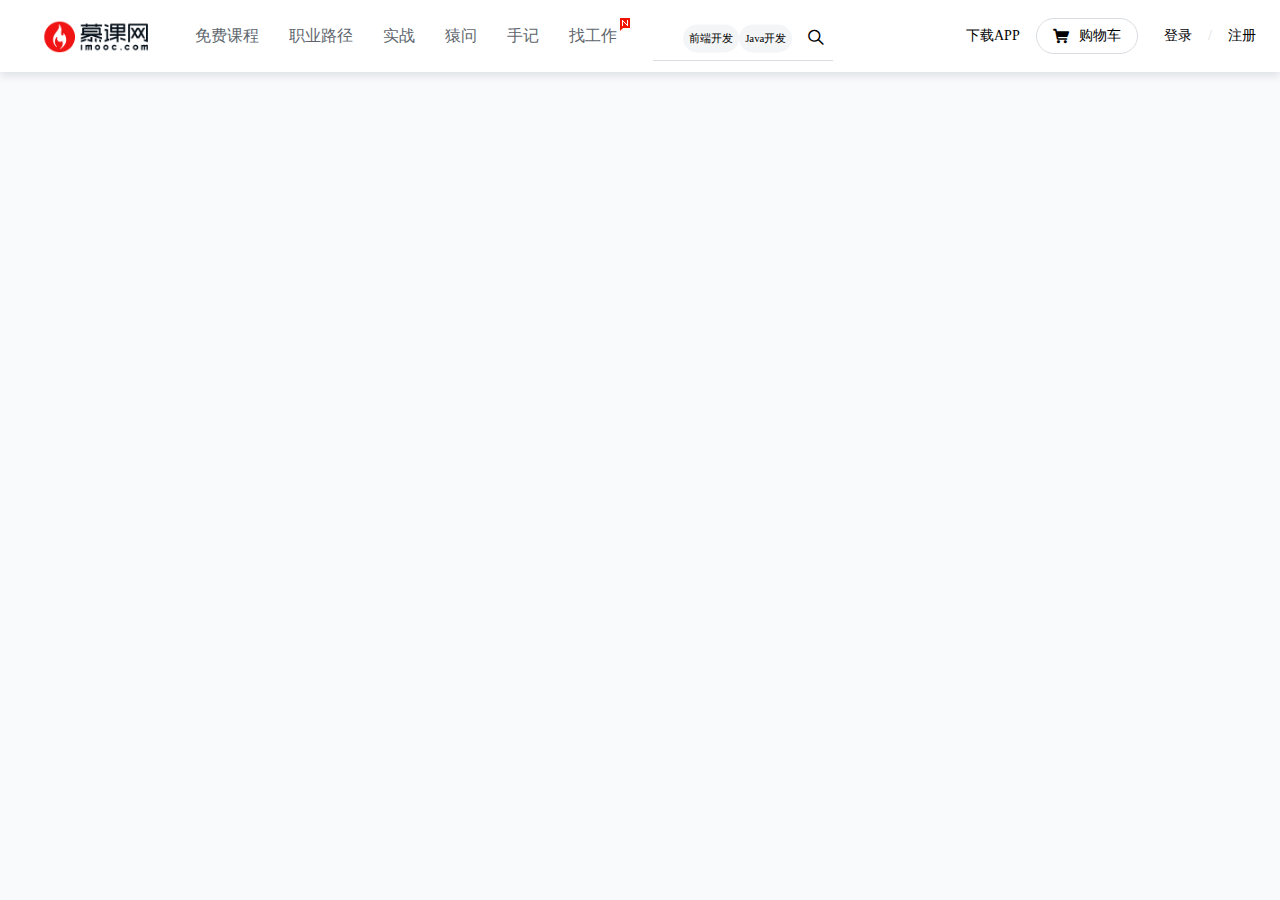
<file: index.html>
<!doctype html>
<html>
	<head>
		<meta charset="UTF-8">
		<title>慕课网-程序员的梦工厂</title>
		<meta name="author" content="李龙">
		<meta name="keywords" content="">
		<meta name="Description" content="慕课网（IMOOC）是IT技能学习平台。慕课网(IMOOC)提供了丰富的移动端开发、php开发、web前端、android开发以及html5等视频教程资源公开课。并且富有交互性及趣味性，你还可以和朋友一起编程。" />
		<link rel="stylesheet" href="css/style.css">
		<link rel="stylesheet" href="css/reset.css">
		<link rel="stylesheet" href="css/tool.css">
		<link rel="stylesheet" type="text/css" href="iconfont/iconfont.css">
		<link rel="shortcut icon" href="images/icon-logo.png">
	</head>
	<body>
		<header id="header">
			<h1 class="logo">
				慕课网
				<a href="https://www.imooc.com/">
				<img src="images/logo.png" alt="慕课网" width="200" height="80">
				</a>
			</h1>
			<ul class="h-list clearfix">
				<li>
					<a href="#">免费课程</a>
				</li>
				<li>
					<a href="#">职业路径</a>
				</li>
				<li>
					<a href="#">实战</a>
				</li>
				<li>
					<a href="#">猿问</a>
				</li>
				<li>
					<a href="#">手记</a>
				</li>
				<li>
					<a href="#">找工作</a>
				</li>
			</ul>
			<div class="search fl pos-r">
				<input type="text" name="search">
				<div class="link pos-a">
					<a href="#">
						<span class="s-link">
						前端开发
						</span>
					</a>
					<a href="#">
						<span class="s-link">
						Java开发
						</span>
					</a>
				</div>
				<div class="s-btn pos-a">
					<i class="iconfont icon-xiaoxi-"></i>
				</div>
			</div>
			<div class="login fr">
				<a href="#"><span>登录</span></a>
				<span>/</span>
				<a href="#"><span>注册</span></a>
			</div>
			<div class="shop-car fr pos-r">
				<a href="#" class="sc-link">
					<span class="fl sc-btn"><i class="iconfont icon-buy-car"></i> 购物车</span>
				</a>
				<div class="shop-car-content pos-a">
					<ul>
						<li class="clearfix">
							<h4 class="sc-title fl">我的购物车</h4>
							<p class="fr">已加入<span>0</span>门课程</p>
						</li>
						<li>
							<span><i class="iconfont icon-buy-car"></i></span>
							<p>购物车里空空如也</p>
						</li>
						<li>
							<p>快去这里选购你中意的课程</p>
							<p><a href="#">实战课程</a></p>
							<p><a href="#">职业路径</a></p>
						</li>
						<li class="clearfix">
							<a href="#" class="fl">我的订单中心</a>
							<button class="fr">去购物车</button>
						</li>
					</ul>
				</div>
			</div>
            <div class="download-app fr pos-r">
                <a href="#" class="down-link">下载APP</a>
                <div class="qr-code pos-a">
					<img src="images/appload.png" alt="慕课网app下载">
                    <div class="app fr">
                        <ul class="app-btn">
							<li>
								<h3>扫描下载慕课网APP</h3>
							</li>
							<li>
								<a href="#"><i class="iconfont icon-Android"></i>APP Store下载</a>
							</li>
                            <li>
								<a href="#"><i class="iconfont icon-IOS-"></i>Android下载</a>
							</li>
                        </ul>
                    </div>
                </div>
            </div>
		</header>
	</body>
</html>
</file>
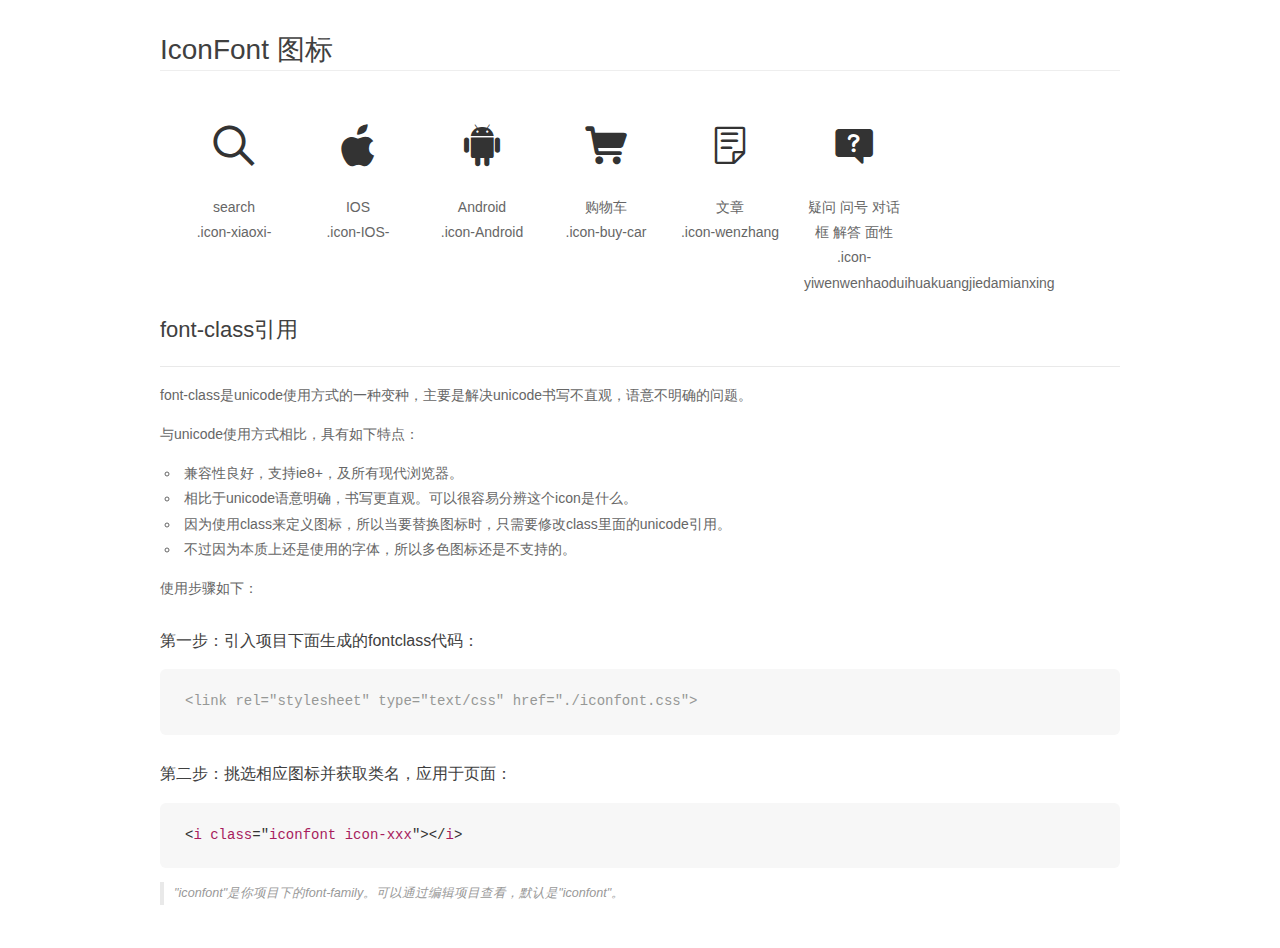
<file: iconfont/demo_fontclass.html>
<!DOCTYPE html>
<html>
<head>
    <meta charset="utf-8"/>
    <title>IconFont</title>
    <link rel="stylesheet" href="demo.css">
    <link rel="stylesheet" href="iconfont.css">
</head>
<body>
    <div class="main markdown">
        <h1>IconFont 图标</h1>
        <ul class="icon_lists clear">
            
                <li>
                <i class="icon iconfont icon-xiaoxi-"></i>
                    <div class="name">search</div>
                    <div class="fontclass">.icon-xiaoxi-</div>
                </li>
            
                <li>
                <i class="icon iconfont icon-IOS-"></i>
                    <div class="name">IOS </div>
                    <div class="fontclass">.icon-IOS-</div>
                </li>
            
                <li>
                <i class="icon iconfont icon-Android"></i>
                    <div class="name">Android</div>
                    <div class="fontclass">.icon-Android</div>
                </li>
            
                <li>
                <i class="icon iconfont icon-buy-car"></i>
                    <div class="name">购物车</div>
                    <div class="fontclass">.icon-buy-car</div>
                </li>
            
                <li>
                <i class="icon iconfont icon-wenzhang"></i>
                    <div class="name">文章</div>
                    <div class="fontclass">.icon-wenzhang</div>
                </li>
            
                <li>
                <i class="icon iconfont icon-yiwenwenhaoduihuakuangjiedamianxing"></i>
                    <div class="name">疑问 问号 对话框 解答 面性</div>
                    <div class="fontclass">.icon-yiwenwenhaoduihuakuangjiedamianxing</div>
                </li>
            
        </ul>

        <h2 id="font-class-">font-class引用</h2>
        <hr>

        <p>font-class是unicode使用方式的一种变种，主要是解决unicode书写不直观，语意不明确的问题。</p>
        <p>与unicode使用方式相比，具有如下特点：</p>
        <ul>
        <li>兼容性良好，支持ie8+，及所有现代浏览器。</li>
        <li>相比于unicode语意明确，书写更直观。可以很容易分辨这个icon是什么。</li>
        <li>因为使用class来定义图标，所以当要替换图标时，只需要修改class里面的unicode引用。</li>
        <li>不过因为本质上还是使用的字体，所以多色图标还是不支持的。</li>
        </ul>
        <p>使用步骤如下：</p>
        <h3 id="-fontclass-">第一步：引入项目下面生成的fontclass代码：</h3>


        <pre><code class="lang-js hljs javascript"><span class="hljs-comment">&lt;link rel="stylesheet" type="text/css" href="./iconfont.css"&gt;</span></code></pre>
        <h3 id="-">第二步：挑选相应图标并获取类名，应用于页面：</h3>
        <pre><code class="lang-css hljs">&lt;<span class="hljs-selector-tag">i</span> <span class="hljs-selector-tag">class</span>="<span class="hljs-selector-tag">iconfont</span> <span class="hljs-selector-tag">icon-xxx</span>"&gt;&lt;/<span class="hljs-selector-tag">i</span>&gt;</code></pre>
        <blockquote>
        <p>"iconfont"是你项目下的font-family。可以通过编辑项目查看，默认是"iconfont"。</p>
        </blockquote>
    </div>
</body>
</html>
</file>
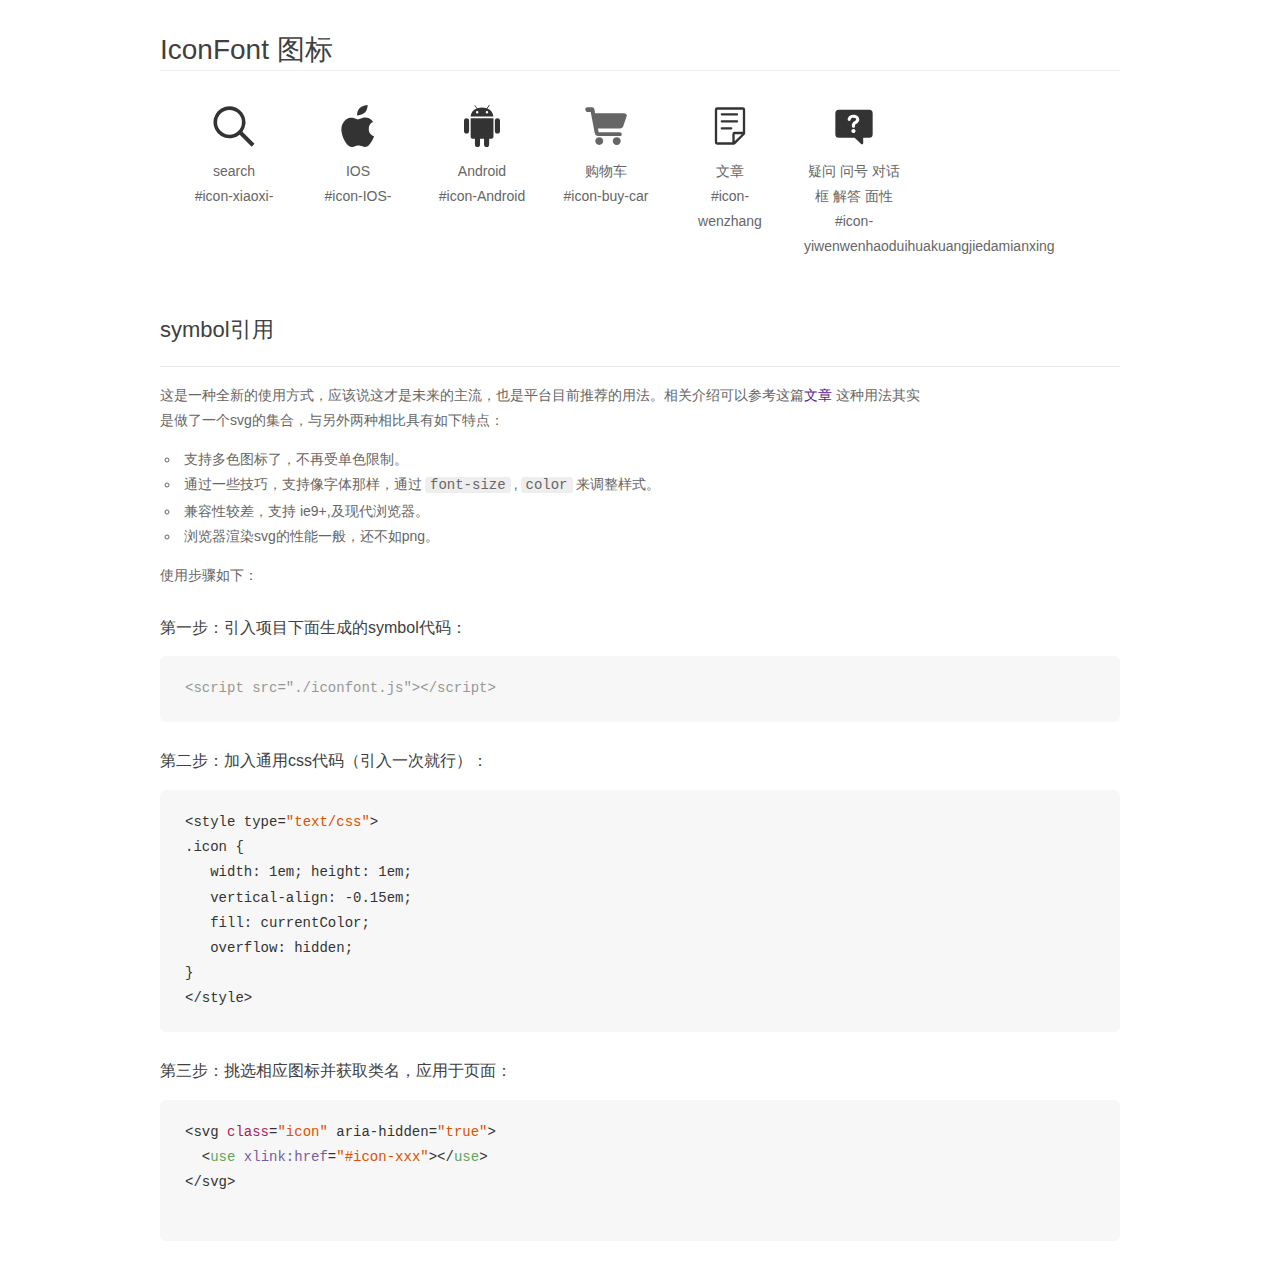
<file: iconfont/demo_symbol.html>
<!DOCTYPE html>
<html>
<head>
    <meta charset="utf-8"/>
    <title>IconFont</title>
    <link rel="stylesheet" href="demo.css">
    <script src="iconfont.js"></script>

    <style type="text/css">
        .icon {
          /* 通过设置 font-size 来改变图标大小 */
          width: 1em; height: 1em;
          /* 图标和文字相邻时，垂直对齐 */
          vertical-align: -0.15em;
          /* 通过设置 color 来改变 SVG 的颜色/fill */
          fill: currentColor;
          /* path 和 stroke 溢出 viewBox 部分在 IE 下会显示
             normalize.css 中也包含这行 */
          overflow: hidden;
        }

    </style>
</head>
<body>
    <div class="main markdown">
        <h1>IconFont 图标</h1>
        <ul class="icon_lists clear">
            
                <li>
                    <svg class="icon" aria-hidden="true">
                        <use xlink:href="#icon-xiaoxi-"></use>
                    </svg>
                    <div class="name">search</div>
                    <div class="fontclass">#icon-xiaoxi-</div>
                </li>
            
                <li>
                    <svg class="icon" aria-hidden="true">
                        <use xlink:href="#icon-IOS-"></use>
                    </svg>
                    <div class="name">IOS </div>
                    <div class="fontclass">#icon-IOS-</div>
                </li>
            
                <li>
                    <svg class="icon" aria-hidden="true">
                        <use xlink:href="#icon-Android"></use>
                    </svg>
                    <div class="name">Android</div>
                    <div class="fontclass">#icon-Android</div>
                </li>
            
                <li>
                    <svg class="icon" aria-hidden="true">
                        <use xlink:href="#icon-buy-car"></use>
                    </svg>
                    <div class="name">购物车</div>
                    <div class="fontclass">#icon-buy-car</div>
                </li>
            
                <li>
                    <svg class="icon" aria-hidden="true">
                        <use xlink:href="#icon-wenzhang"></use>
                    </svg>
                    <div class="name">文章</div>
                    <div class="fontclass">#icon-wenzhang</div>
                </li>
            
                <li>
                    <svg class="icon" aria-hidden="true">
                        <use xlink:href="#icon-yiwenwenhaoduihuakuangjiedamianxing"></use>
                    </svg>
                    <div class="name">疑问 问号 对话框 解答 面性</div>
                    <div class="fontclass">#icon-yiwenwenhaoduihuakuangjiedamianxing</div>
                </li>
            
        </ul>


        <h2 id="symbol-">symbol引用</h2>
        <hr>

        <p>这是一种全新的使用方式，应该说这才是未来的主流，也是平台目前推荐的用法。相关介绍可以参考这篇<a href="">文章</a>
        这种用法其实是做了一个svg的集合，与另外两种相比具有如下特点：</p>
        <ul>
          <li>支持多色图标了，不再受单色限制。</li>
          <li>通过一些技巧，支持像字体那样，通过<code>font-size</code>,<code>color</code>来调整样式。</li>
          <li>兼容性较差，支持 ie9+,及现代浏览器。</li>
          <li>浏览器渲染svg的性能一般，还不如png。</li>
        </ul>
        <p>使用步骤如下：</p>
        <h3 id="-symbol-">第一步：引入项目下面生成的symbol代码：</h3>
        <pre><code class="lang-js hljs javascript"><span class="hljs-comment">&lt;script src="./iconfont.js"&gt;&lt;/script&gt;</span></code></pre>
        <h3 id="-css-">第二步：加入通用css代码（引入一次就行）：</h3>
        <pre><code class="lang-js hljs javascript">&lt;style type=<span class="hljs-string">"text/css"</span>&gt;
.icon {
   width: <span class="hljs-number">1</span>em; height: <span class="hljs-number">1</span>em;
   vertical-align: <span class="hljs-number">-0.15</span>em;
   fill: currentColor;
   overflow: hidden;
}
&lt;<span class="hljs-regexp">/style&gt;</span></code></pre>
        <h3 id="-">第三步：挑选相应图标并获取类名，应用于页面：</h3>
        <pre><code class="lang-js hljs javascript">&lt;svg <span class="hljs-class"><span class="hljs-keyword">class</span></span>=<span class="hljs-string">"icon"</span> aria-hidden=<span class="hljs-string">"true"</span>&gt;<span class="xml"><span class="hljs-tag">
  &lt;<span class="hljs-name">use</span> <span class="hljs-attr">xlink:href</span>=<span class="hljs-string">"#icon-xxx"</span>&gt;</span><span class="hljs-tag">&lt;/<span class="hljs-name">use</span>&gt;</span>
</span>&lt;<span class="hljs-regexp">/svg&gt;
        </span></code></pre>
    </div>
</body>
</html>
</file>
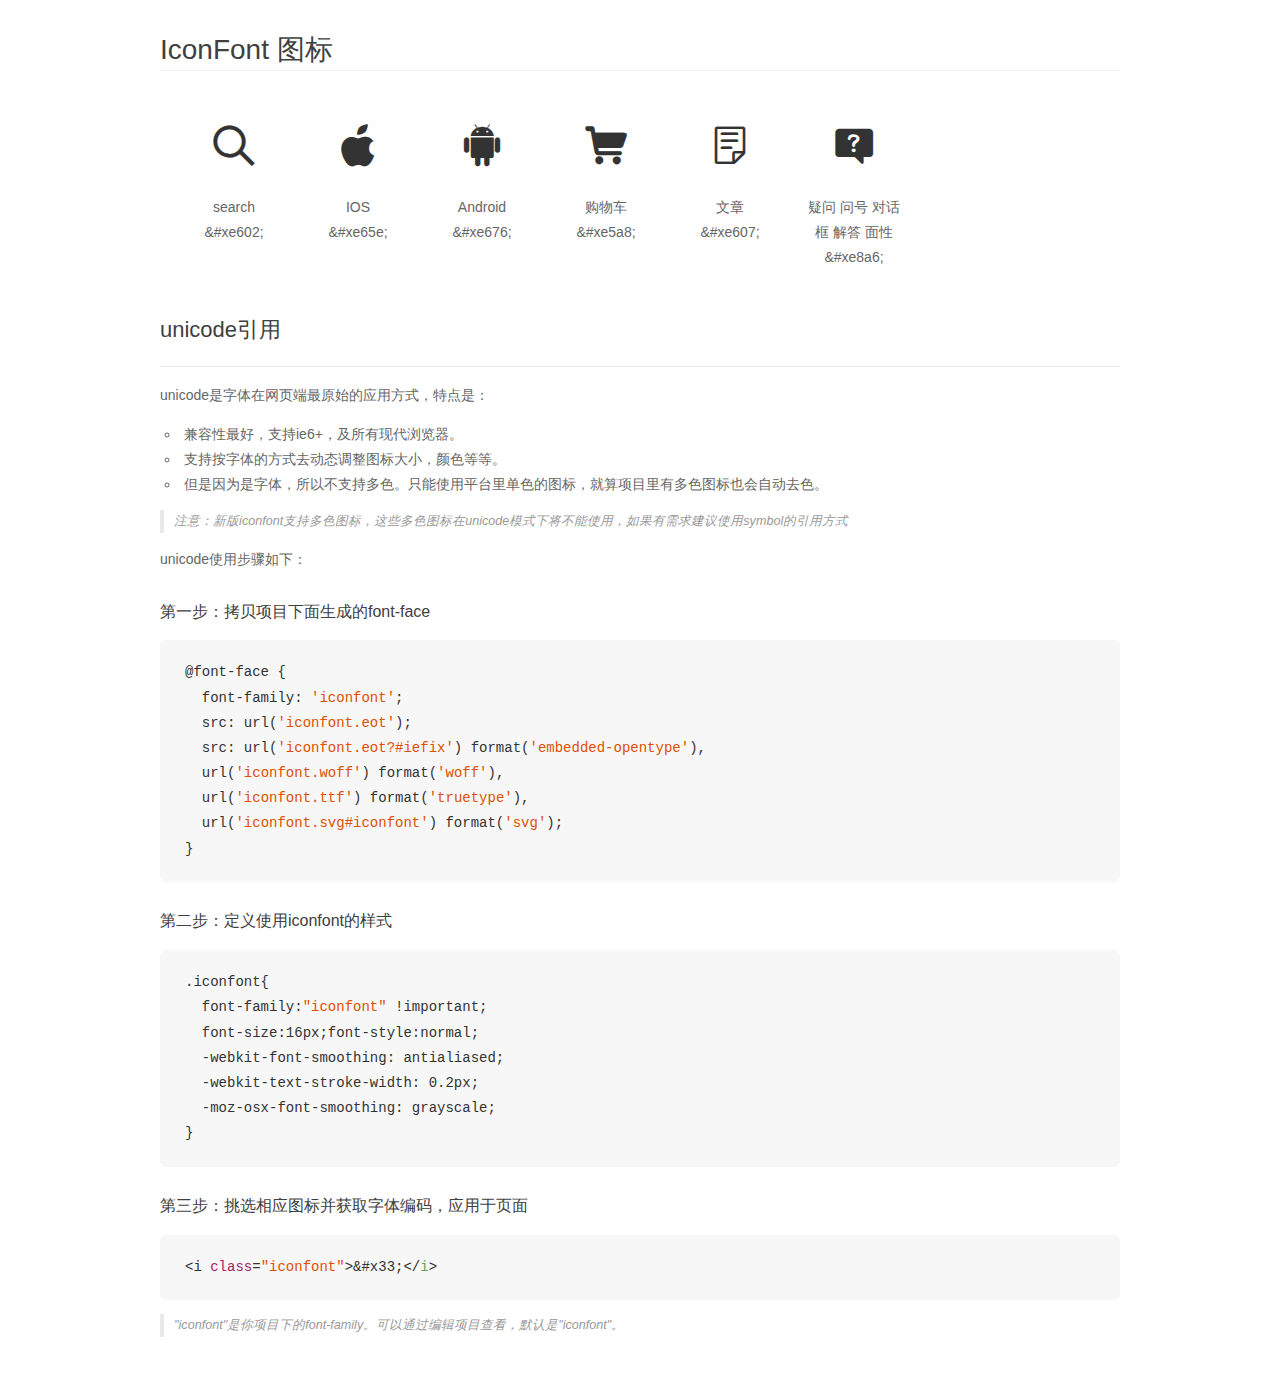
<file: iconfont/demo_unicode.html>
<!DOCTYPE html>
<html>
<head>
    <meta charset="utf-8"/>
    <title>IconFont</title>
    <link rel="stylesheet" href="demo.css">

    <style type="text/css">

        @font-face {font-family: "iconfont";
          src: url('iconfont.eot'); /* IE9*/
          src: url('iconfont.eot#iefix') format('embedded-opentype'), /* IE6-IE8 */
          url('iconfont.woff') format('woff'), /* chrome, firefox */
          url('iconfont.ttf') format('truetype'), /* chrome, firefox, opera, Safari, Android, iOS 4.2+*/
          url('iconfont.svg#iconfont') format('svg'); /* iOS 4.1- */
        }

        .iconfont {
          font-family:"iconfont" !important;
          font-size:16px;
          font-style:normal;
          -webkit-font-smoothing: antialiased;
          -webkit-text-stroke-width: 0.2px;
          -moz-osx-font-smoothing: grayscale;
        }

    </style>
</head>
<body>
    <div class="main markdown">
        <h1>IconFont 图标</h1>
        <ul class="icon_lists clear">
            
                <li>
                <i class="icon iconfont">&#xe602;</i>
                    <div class="name">search</div>
                    <div class="code">&amp;#xe602;</div>
                </li>
            
                <li>
                <i class="icon iconfont">&#xe65e;</i>
                    <div class="name">IOS </div>
                    <div class="code">&amp;#xe65e;</div>
                </li>
            
                <li>
                <i class="icon iconfont">&#xe676;</i>
                    <div class="name">Android</div>
                    <div class="code">&amp;#xe676;</div>
                </li>
            
                <li>
                <i class="icon iconfont">&#xe5a8;</i>
                    <div class="name">购物车</div>
                    <div class="code">&amp;#xe5a8;</div>
                </li>
            
                <li>
                <i class="icon iconfont">&#xe607;</i>
                    <div class="name">文章</div>
                    <div class="code">&amp;#xe607;</div>
                </li>
            
                <li>
                <i class="icon iconfont">&#xe8a6;</i>
                    <div class="name">疑问 问号 对话框 解答 面性</div>
                    <div class="code">&amp;#xe8a6;</div>
                </li>
            
        </ul>
        <h2 id="unicode-">unicode引用</h2>
        <hr>

        <p>unicode是字体在网页端最原始的应用方式，特点是：</p>
        <ul>
        <li>兼容性最好，支持ie6+，及所有现代浏览器。</li>
        <li>支持按字体的方式去动态调整图标大小，颜色等等。</li>
        <li>但是因为是字体，所以不支持多色。只能使用平台里单色的图标，就算项目里有多色图标也会自动去色。</li>
        </ul>
        <blockquote>
        <p>注意：新版iconfont支持多色图标，这些多色图标在unicode模式下将不能使用，如果有需求建议使用symbol的引用方式</p>
        </blockquote>
        <p>unicode使用步骤如下：</p>
        <h3 id="-font-face">第一步：拷贝项目下面生成的font-face</h3>
        <pre><code class="lang-js hljs javascript">@font-face {
  font-family: <span class="hljs-string">'iconfont'</span>;
  src: url(<span class="hljs-string">'iconfont.eot'</span>);
  src: url(<span class="hljs-string">'iconfont.eot?#iefix'</span>) format(<span class="hljs-string">'embedded-opentype'</span>),
  url(<span class="hljs-string">'iconfont.woff'</span>) format(<span class="hljs-string">'woff'</span>),
  url(<span class="hljs-string">'iconfont.ttf'</span>) format(<span class="hljs-string">'truetype'</span>),
  url(<span class="hljs-string">'iconfont.svg#iconfont'</span>) format(<span class="hljs-string">'svg'</span>);
}
</code></pre>
        <h3 id="-iconfont-">第二步：定义使用iconfont的样式</h3>
        <pre><code class="lang-js hljs javascript">.iconfont{
  font-family:<span class="hljs-string">"iconfont"</span> !important;
  font-size:<span class="hljs-number">16</span>px;font-style:normal;
  -webkit-font-smoothing: antialiased;
  -webkit-text-stroke-width: <span class="hljs-number">0.2</span>px;
  -moz-osx-font-smoothing: grayscale;
}
</code></pre>
        <h3 id="-">第三步：挑选相应图标并获取字体编码，应用于页面</h3>
        <pre><code class="lang-js hljs javascript">&lt;i <span class="hljs-class"><span class="hljs-keyword">class</span></span>=<span class="hljs-string">"iconfont"</span>&gt;&amp;#x33;<span class="xml"><span class="hljs-tag">&lt;/<span class="hljs-name">i</span>&gt;</span></span></code></pre>

        <blockquote>
        <p>"iconfont"是你项目下的font-family。可以通过编辑项目查看，默认是"iconfont"。</p>
        </blockquote>
    </div>


</body>
</html>
</file>
<file: css/style.css>
@charset "UTF-8";
html,body{
    width: 100%;
}
body{
    background-color: #f8fafc;
}
/* head start */
#header{
    min-width:1154px;
    width:100%;
    height:72px;
    box-shadow:0 4px 8px 0 rgba(7,17,27,.1);
    background-color: #fff;
}
header .logo{
    float:left;
    width:160px;
    height:100%;
    margin-left:20px;
    font-size:0;
}
header .logo img{
    width: 180px;
    height: 72px;
}
header .h-list{
    float:left;
    display:flex;
    height: 100%;
}
header .h-list>li{
    line-height: 72px;
    padding:0 15px;
    font-size:16px;
}
header .h-list>li a{
    color: #4D555D;
    opacity:.9;
}
header .h-list>li a:hover{
    color: #07111b;
    opacity: 1;
}
header .h-list>li:nth-last-child(1):before{
    content: '';
    float:right;
    width:16px;
    height:16px;
    margin-top: 16px;
    background: url("../images/new.png") no-repeat center/cover;
}
.search{
    width:180px;
    height:60px;
    border-bottom:1px solid #d9dde1;
    margin-left:5px;
    font-size:12px;
}
.search:focus-within{
    border-bottom:1px solid #f9a1a1;
}
header .search input[name="search"]{
    margin-top:30px;
    border:none;
}
header .search .link{
    top:23px;
    right:35px;
    transform:scale(0.9);
}
header .search .s-link{
    float:left;
    padding:7px;
    border-radius:30px;
    background-color:#f3f5f7;
}
header .search:focus-within .s-link{
    display:none;
}
.s-btn{
    width:35px;
    height:25px;
    right:0;
    top:25px;
    text-align:center;
    border-radius:30px;
}
.s-btn:hover{
    background-color: #f9a1a1;
    color:#f01616;
}
.s-btn .icon-xiaoxi-{
    line-height: 25px;
}
.search:focus-within .s-btn{
    color:#f01616;
    background-color: #f9a1a1;
}
.login{
    width:124px;
    height:100%;
}
.login span{
    float:left;
    line-height:72px;
    padding:0 8px;
    font-size:14px;
}
.login>span{
    color:#D9DDE1;
}
.login>a:hover{
    color:#f01414;
}
.shop-car {
    width: 102px;
    height: 100%;
    margin-right:18px;
    font-size:14px;
}
.shop-car .sc-link{
    display:block;
    width:102px;
    height:36px;
    padding:18px 0;
}
.shop-car .sc-link .sc-btn{
    display:flex;
    width:100px;
    height:34px;
    border:1px solid #d9dde1;
    border-radius:20px;
    justify-content: center;
    align-items:center;
}
.shop-car .sc-btn .icon-buy-car{
    padding-right:10px;
}
.sc-link:hover{
    color:#f01414;
}
.sc-link:hover .sc-btn{
    background-color:#f8fafc;
}
.shop-car-content{
    right:5px;
    width:350px;
    height:412px;
    background-color: #fff;
    box-shadow:0 3px 5px -2px #000;
    opacity: 0;
    visibility: hidden;
    transition-duration: .5s;
}
.shop-car-content ul{
    width:350px;
}
.shop-car-content ul>li:nth-child(1){
    width:326px;
    margin:0 auto;
    height:56px;
    border-bottom:1px solid #d9dde1;
    line-height:56px;
}
.shop-car-content ul>li:nth-child(1) .sc-title{
    font-size:15px;
    color:black;
}
.shop-car-content ul>li:nth-child(1) p{
    font-size:11px;
    color:#93999f;
}
.shop-car-content ul>li:nth-child(2){
    width:180px;
    margin:0 auto;
    height:146px;
    border-bottom: 1px solid #d9dde1;
    text-align:center;
}
.shop-car-content ul>li:nth-child(2) span{
    display:inline-block;
    width:60px;
    height:60px;
    line-height:60px;
    margin-top:36px;
    border-radius: 50%;
    background-color: #93999f;
}
.shop-car-content ul>li:nth-child(2) span>i.icon-buy-car{
    font-size:30px;
    color:white;
}
.shop-car-content ul>li:nth-child(2) p{
    margin-top:13px;
}
.shop-car-content ul>li:nth-child(3){
    width:326px;
    height:102px;
    margin:0 auto;
    padding-top:25px;
    border-bottom:1px solid #d9dde1;
    text-align:center;
    font-size:11px;
}
.shop-car-content ul>li:nth-child(3) p:nth-child(1){
    color:#93999f;
}
.shop-car-content ul>li:nth-child(3) p+p{
    margin-top:17px;
    color: #f67373;
}
.shop-car-content ul>li:nth-child(4){
    width:304px;
    height:70px;
    margin:16px auto 0;
}
.shop-car-content ul>li:nth-child(4) a{
    padding-top:18px;
    color:#93999f;
}
.shop-car-content ul>li:nth-child(4) button{
    padding:13px 16px;
    background-color: #f34343;
    border:1px solid red;
    color:white;
    border-radius: 25px;
}
.shop-car-content ul>li:nth-child(4) a{
    display:inline-block;

}
.shop-car:hover .shop-car-content{
    visibility: visible;
    right:0;
    opacity:1;
}
.download-app{
    width:60px;
    height:100%;
    line-height:72px;
    font-size:14px;
    margin-right: 10px;
}
.download-app:hover .down-link{
    color:#f01414;
}
.download-app .qr-code{
    right: 10px;
    width:252px;
    height:106px;
    padding:22px 24px;
    border-radius: 0 0 5px 5px;
    background-color: #fff;
    visibility: hidden;
    opacity: 0;
    transition-duration: .5s;
}
.download-app .qr-code>img{
    width:110px;
    height:110px;
    line-height:150px;
}
.download-app .app{
    width:135px;
    height:120px;
}
.download-app .app-btn li{
    color:#4D555D;
    margin-bottom:12px;
}
.download-app .app-btn li>a{
    display:inline-block;
    width:130px;
    height:35px;
    line-height:35px;
    color:white;
    text-align:center;
    background-color: #4d555d;
    border-radius: 20px;
}
.download-app:hover .qr-code{
    visibility: visible;
    right:0;
    opacity: 1;
}
/* head end */
</file>
<file: css/tool.css>
@charset "UTF-8";
.fl{float: left;}
.fr{float: right;}
.pos-a{position:absolute;}
.pos-r{position:relative;}
.pos-f{position:fixed;}
.clearfix:after{
    content:"\200B";
    clear:both;
    display:block;
    height: 0;
}
</file>
<file: iconfont/iconfont.css>
@font-face {font-family: "iconfont";
  src: url('iconfont.eot?t=1539359610488'); /* IE9*/
  src: url('iconfont.eot?t=1539359610488#iefix') format('embedded-opentype'), /* IE6-IE8 */
  url('[data-uri]') format('woff'),
  url('iconfont.ttf?t=1539359610488') format('truetype'), /* chrome, firefox, opera, Safari, Android, iOS 4.2+*/
  url('iconfont.svg?t=1539359610488#iconfont') format('svg'); /* iOS 4.1- */
}

.iconfont {
  font-family:"iconfont" !important;
  font-size:16px;
  font-style:normal;
  -webkit-font-smoothing: antialiased;
  -moz-osx-font-smoothing: grayscale;
}

.icon-xiaoxi-:before { content: "\e602"; }

.icon-IOS-:before { content: "\e65e"; }

.icon-Android:before { content: "\e676"; }

.icon-buy-car:before { content: "\e5a8"; }

.icon-wenzhang:before { content: "\e607"; }

.icon-yiwenwenhaoduihuakuangjiedamianxing:before { content: "\e8a6"; }
</file>
<file: iconfont/demo.css>
*{margin: 0;padding: 0;list-style: none;}
/*
KISSY CSS Reset
理念：1. reset 的目的不是清除浏览器的默认样式，这仅是部分工作。清除和重置是紧密不可分的。
2. reset 的目的不是让默认样式在所有浏览器下一致，而是减少默认样式有可能带来的问题。
3. reset 期望提供一套普适通用的基础样式。但没有银弹，推荐根据具体需求，裁剪和修改后再使用。
特色：1. 适应中文；2. 基于最新主流浏览器。
维护：玉伯<lifesinger@gmail.com>, 正淳<ragecarrier@gmail.com>
 */

/** 清除内外边距 **/
body, h1, h2, h3, h4, h5, h6, hr, p, blockquote, /* structural elements 结构元素 */
dl, dt, dd, ul, ol, li, /* list elements 列表元素 */
pre, /* text formatting elements 文本格式元素 */
form, fieldset, legend, button, input, textarea, /* form elements 表单元素 */
th, td /* table elements 表格元素 */ {
  margin: 0;
  padding: 0;
}

/** 设置默认字体 **/
body,
button, input, select, textarea /* for ie */ {
  font: 12px/1.5 tahoma, arial, \5b8b\4f53, sans-serif;
}
h1, h2, h3, h4, h5, h6 { font-size: 100%; }
address, cite, dfn, em, var { font-style: normal; } /* 将斜体扶正 */
code, kbd, pre, samp { font-family: courier new, courier, monospace; } /* 统一等宽字体 */
small { font-size: 12px; } /* 小于 12px 的中文很难阅读，让 small 正常化 */

/** 重置列表元素 **/
ul, ol { list-style: none; }

/** 重置文本格式元素 **/
a { text-decoration: none; }
a:hover { text-decoration: underline; }


/** 重置表单元素 **/
legend { color: #000; } /* for ie6 */
fieldset, img { border: 0; } /* img 搭车：让链接里的 img 无边框 */
button, input, select, textarea { font-size: 100%; } /* 使得表单元素在 ie 下能继承字体大小 */
/* 注：optgroup 无法扶正 */

/** 重置表格元素 **/
table { border-collapse: collapse; border-spacing: 0; }

/* 清除浮动 */
.ks-clear:after, .clear:after {
  content: '\20';
  display: block;
  height: 0;
  clear: both;
}
.ks-clear, .clear {
  *zoom: 1;
}

.main {
  padding: 30px 100px;
width: 960px;
margin: 0 auto;
}
.main h1{font-size:36px; color:#333; text-align:left;margin-bottom:30px; border-bottom: 1px solid #eee;}

.helps{margin-top:40px;}
.helps pre{
  padding:20px;
  margin:10px 0;
  border:solid 1px #e7e1cd;
  background-color: #fffdef;
  overflow: auto;
}

.icon_lists{
  width: 100% !important;

}

.icon_lists li{
  float:left;
  width: 100px;
  height:180px;
  text-align: center;
  list-style: none !important;
}
.icon_lists .icon{
  font-size: 42px;
  line-height: 100px;
  margin: 10px 0;
  color:#333;
  -webkit-transition: font-size 0.25s ease-out 0s;
  -moz-transition: font-size 0.25s ease-out 0s;
  transition: font-size 0.25s ease-out 0s;

}
.icon_lists .icon:hover{
  font-size: 100px;
}



.markdown {
  color: #666;
  font-size: 14px;
  line-height: 1.8;
}

.highlight {
  line-height: 1.5;
}

.markdown img {
  vertical-align: middle;
  max-width: 100%;
}

.markdown h1 {
  color: #404040;
  font-weight: 500;
  line-height: 40px;
  margin-bottom: 24px;
}

.markdown h2,
.markdown h3,
.markdown h4,
.markdown h5,
.markdown h6 {
  color: #404040;
  margin: 1.6em 0 0.6em 0;
  font-weight: 500;
  clear: both;
}

.markdown h1 {
  font-size: 28px;
}

.markdown h2 {
  font-size: 22px;
}

.markdown h3 {
  font-size: 16px;
}

.markdown h4 {
  font-size: 14px;
}

.markdown h5 {
  font-size: 12px;
}

.markdown h6 {
  font-size: 12px;
}

.markdown hr {
  height: 1px;
  border: 0;
  background: #e9e9e9;
  margin: 16px 0;
  clear: both;
}

.markdown p,
.markdown pre {
  margin: 1em 0;
}

.markdown > p,
.markdown > blockquote,
.markdown > .highlight,
.markdown > ol,
.markdown > ul {
  width: 80%;
}

.markdown ul > li {
  list-style: circle;
}

.markdown > ul li,
.markdown blockquote ul > li {
  margin-left: 20px;
  padding-left: 4px;
}

.markdown > ul li p,
.markdown > ol li p {
  margin: 0.6em 0;
}

.markdown ol > li {
  list-style: decimal;
}

.markdown > ol li,
.markdown blockquote ol > li {
  margin-left: 20px;
  padding-left: 4px;
}

.markdown code {
  margin: 0 3px;
  padding: 0 5px;
  background: #eee;
  border-radius: 3px;
}

.markdown pre {
  border-radius: 6px;
  background: #f7f7f7;
  padding: 20px;
}

.markdown pre code {
  border: none;
  background: #f7f7f7;
  margin: 0;
}

.markdown strong,
.markdown b {
  font-weight: 600;
}

.markdown > table {
  border-collapse: collapse;
  border-spacing: 0px;
  empty-cells: show;
  border: 1px solid #e9e9e9;
  width: 95%;
  margin-bottom: 24px;
}

.markdown > table th {
  white-space: nowrap;
  color: #333;
  font-weight: 600;

}

.markdown > table th,
.markdown > table td {
  border: 1px solid #e9e9e9;
  padding: 8px 16px;
  text-align: left;
}

.markdown > table th {
  background: #F7F7F7;
}

.markdown blockquote {
  font-size: 90%;
  color: #999;
  border-left: 4px solid #e9e9e9;
  padding-left: 0.8em;
  margin: 1em 0;
  font-style: italic;
}

.markdown blockquote p {
  margin: 0;
}

.markdown .anchor {
  opacity: 0;
  transition: opacity 0.3s ease;
  margin-left: 8px;
}

.markdown .waiting {
  color: #ccc;
}

.markdown h1:hover .anchor,
.markdown h2:hover .anchor,
.markdown h3:hover .anchor,
.markdown h4:hover .anchor,
.markdown h5:hover .anchor,
.markdown h6:hover .anchor {
  opacity: 1;
  display: inline-block;
}

.markdown > br,
.markdown > p > br {
  clear: both;
}


.hljs {
  display: block;
  background: white;
  padding: 0.5em;
  color: #333333;
  overflow-x: auto;
}

.hljs-comment,
.hljs-meta {
  color: #969896;
}

.hljs-string,
.hljs-variable,
.hljs-template-variable,
.hljs-strong,
.hljs-emphasis,
.hljs-quote {
  color: #df5000;
}

.hljs-keyword,
.hljs-selector-tag,
.hljs-type {
  color: #a71d5d;
}

.hljs-literal,
.hljs-symbol,
.hljs-bullet,
.hljs-attribute {
  color: #0086b3;
}

.hljs-section,
.hljs-name {
  color: #63a35c;
}

.hljs-tag {
  color: #333333;
}

.hljs-title,
.hljs-attr,
.hljs-selector-id,
.hljs-selector-class,
.hljs-selector-attr,
.hljs-selector-pseudo {
  color: #795da3;
}

.hljs-addition {
  color: #55a532;
  background-color: #eaffea;
}

.hljs-deletion {
  color: #bd2c00;
  background-color: #ffecec;
}

.hljs-link {
  text-decoration: underline;
}

pre{
  background: #fff;
}
</file>
